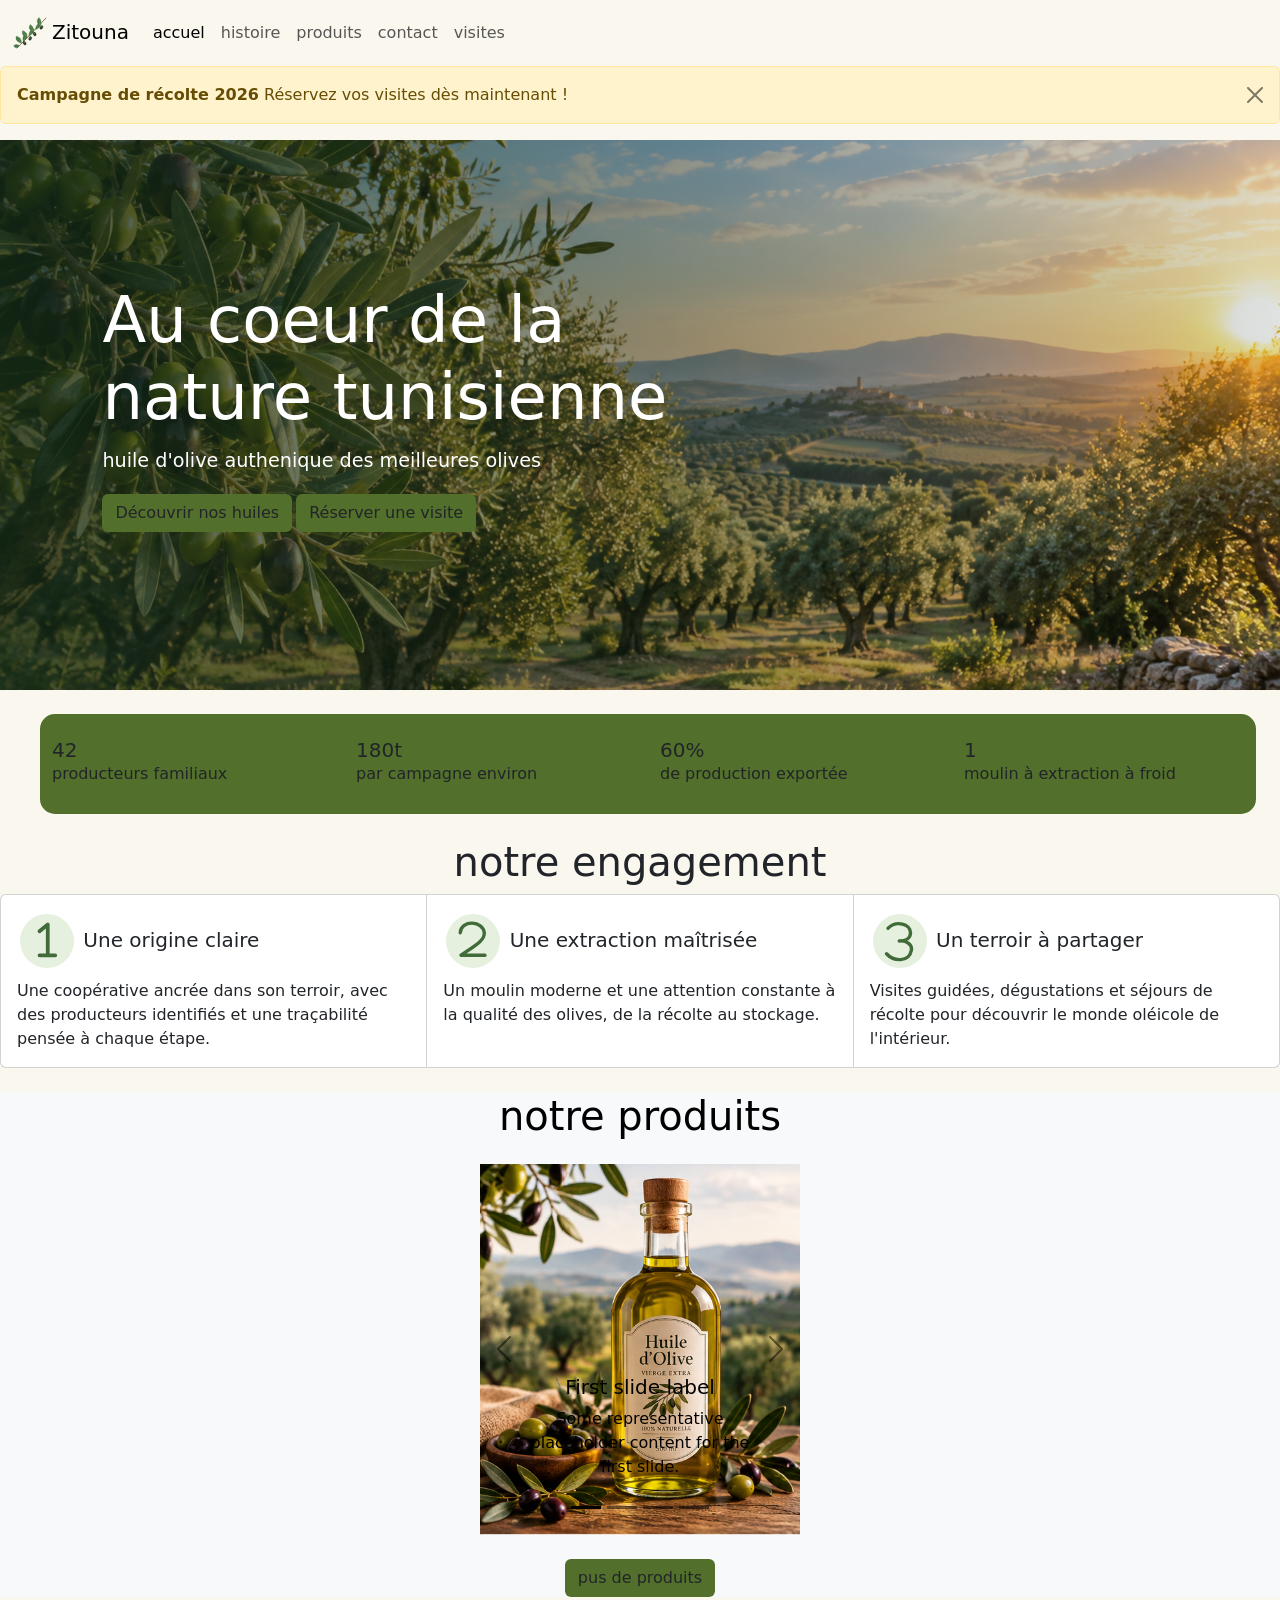
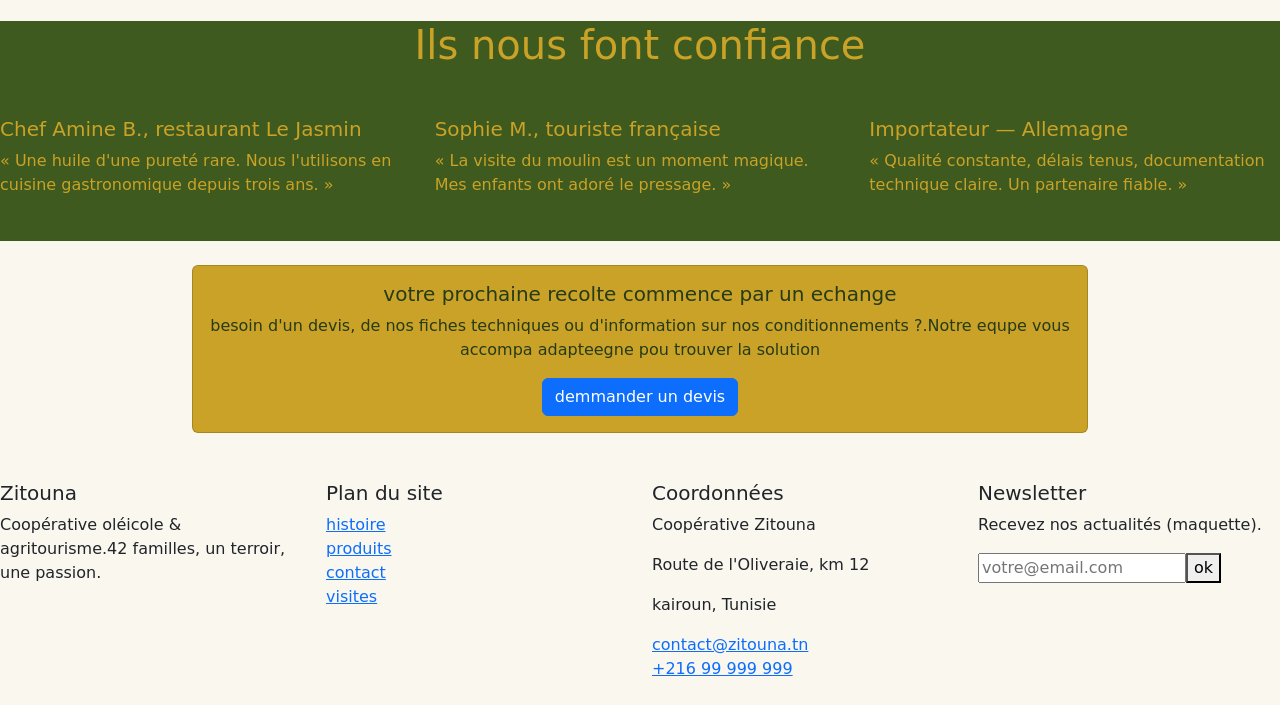
<file: zitouna/index.html>
<!DOCTYPE html>
<html lang="fr">
<head>
    <meta charset="UTF-8">
    <meta name="viewport" content="width=device-width, initial-scale=1.0">
    <title>zitona</title>
     <link href="https://cdn.jsdelivr.net/npm/bootstrap@5.3.8/dist/css/bootstrap.min.css" rel="stylesheet" integrity="sha384-sRIl4kxILFvY47J16cr9ZwB07vP4J8+LH7qKQnuqkuIAvNWLzeN8tE5YBujZqJLB" crossorigin="anonymous">
     <link rel="stylesheet" href="assets/css/style.css">
    </head>
<header>
    <nav class="navbar navbar-expand-lg">
  <div class="container-fluid">
    <a class="navbar-brand" href="#">
        <img src="assets/svg/alive_branch.svg"
     alt="zitona"
     width="40"
     height="40">Zitouna</a>
    <button class="navbar-toggler" type="button" data-bs-toggle="collapse" data-bs-target="#navbarNavAltMarkup" aria-controls="navbarNavAltMarkup" aria-expanded="false" aria-label="Toggle navigation">
      <span class="navbar-toggler-icon">c</span>
    </button>
    <div class="collapse navbar-collapse" id="navbarNavAltMarkup">
      <div class="navbar-nav">
        <a class="nav-link active" aria-current="page" href="index.html">accuel</a>
        <a class="nav-link" href="histoire.html">histoire</a>
        <a class="nav-link" href="produits.html">produits</a>
        <a class="nav-link" href="contact.html">contact</a>
        <a class="nav-link" href="visites.html">visites</a>
      </div>
    </div>
  </div>
</nav>
</header>
<body>
    <!--alert-->
     <div class="alert alert-warning alert-dismissible fade show" role="alert">
        <strong>Campagne de récolte 2026</strong> Réservez vos visites dès maintenant !
       <button type="button" class="btn-close" data-bs-dismiss="alert" aria-label="Close"></button>
    </div>
    <!--section part-->
    <section class="hero">
  <div class="hero-content">
    <h1>Au coeur de la nature tunisienne</h1>
    <p>huile d'olive authenique des meilleures olives</p>
    <p class="d-inline-flex gap-1">
  <a class="btn btz" data-bs-toggle="collapse" href="produits.html" role="button" aria-expanded="false" aria-controls="collapseExample">
    Découvrir nos huiles
  </a>
  <a class="btn btz" data-bs-toggle="collapse" href="visites.html" role="button" aria-expanded="false" aria-controls="collapseExample">
    Réserver une visite
  </a>
</p>
</section>
    
    <!----Bandeau de chiffres clés----->
     <div class="zchcl row g-4 mt-4 mb-4 d-flex">
            <div class="col">
                <div class="card-body">
                    <h5 class="card-title">42</h5>
                    <p class="card-text">producteurs familiaux</p>
                </div>
            </div>
            <div class="col">
                <div class="card-body">
                    <h5 class="card-title">180t</h5>
                    <p class="card-text">par campagne environ</p>
                </div>
            </div>
            <div class="col">
                <div class="card-body">
                    <h5 class="card-title">60%</h5>
                    <p class="card-text">de production exportée</p>
                </div>
            </div>
            <div class="col">
                <div class="card-body">
                    <h5 class="card-title">1</h5>
                    <p class="card-text">moulin à extraction à froid</p>
                </div>
            </div>
     </div>
    <!----Nos engagement----->
    <div>
         <h1 align="center">notre engagement</h1>
    <div class="card-group">
        <div class="card">
            <div class="card-body">
            <h5 class="card-title"><img src="assets/svg/1.svg" width="60" height="60"> Une origine claire</h5>
            <p class="card-text">Une coopérative ancrée dans son terroir, avec des producteurs identifiés et une traçabilité pensée à chaque étape.</p>
            </div>
        </div>
        <div class="card">
            <div class="card-body">
            <h5 class="card-title"><img src="assets/svg/2.svg" width="60" height="60"> Une extraction maîtrisée</h5>
            <p class="card-text">Un moulin moderne et une attention constante à la qualité des olives, de la récolte au stockage.</p>
            </div>
        </div>
        <div class="card">
            <div class="card-body">
            <h5 class="card-title"><img src="assets/svg/3.svg" width="60" height="60"> Un terroir à partager</h5>
            <p class="card-text">Visites guidées, dégustations et séjours de récolte pour découvrir le monde oléicole de l'intérieur.</p>
            </div>
        </div>
    </div>
    </div>
    <!----image-produit----->
    <div class="mt-4 text-bg-light">
        <h1 align="center">notre produits</h1>
        <div class="d-flex justify-content-center mt-4">
        <div id="carouselExampleDark" class="carousel carousel-dark slide h-25 w-25">
        <div class="carousel-indicators">
            <button type="button" data-bs-target="#carouselExampleDark" data-bs-slide-to="0" class="active" aria-current="true" aria-label="Slide 1"></button>
            <button type="button" data-bs-target="#carouselExampleDark" data-bs-slide-to="1" aria-label="Slide 2"></button>
            <button type="button" data-bs-target="#carouselExampleDark" data-bs-slide-to="2" aria-label="Slide 3"></button>
            <button type="button" data-bs-target="#carouselExampleDark" data-bs-slide-to="3" aria-label="Slide 4"></button>
        </div>
        <div class="carousel-inner">
            <div class="carousel-item active" data-bs-interval="10000">
            <img src="assets/img/p1.png" class="d-block w-100" alt="...">
            <div class="carousel-caption d-none d-md-block">
                <h5>First slide label</h5>
                <p>Some representative placeholder content for the first slide.</p>
            </div>
            </div>
            <div class="carousel-item" data-bs-interval="2000">
            <img src="assets/img/p2.png" class="d-block w-100" alt="...">
            <div class="carousel-caption d-none d-md-block">
                <h5>Second slide label</h5>
                <p>Some representative placeholder content for the second slide.</p>
            </div>
            </div>
            <div class="carousel-item">
            <img src="assets/img/p3.png" class="d-block w-100" alt="...">
            <div class="carousel-caption d-none d-md-block">
                <h5>Third slide label</h5>
                <p>Some representative placeholder content for the third slide.</p>
            </div>
            </div>
            <div class="carousel-item">
            <img src="assets/img/p4.png" class="d-block w-100" alt="...">
            <div class="carousel-caption d-none d-md-block">
                <h5>Third slide label</h5>
                <p>Some representative placeholder content for the third slide.</p>
            </div>
            </div>
        </div>
        <button class="carousel-control-prev" type="button" data-bs-target="#carouselExampleDark" data-bs-slide="prev">
            <span class="carousel-control-prev-icon" aria-hidden="true"></span>
            <span class="visually-hidden">Previous</span>
        </button>
        <button class="carousel-control-next" type="button" data-bs-target="#carouselExampleDark" data-bs-slide="next">
            <span class="carousel-control-next-icon" aria-hidden="true"></span>
            <span class="visually-hidden">Next</span>
        </button>
        </div>
    </div>
    <div class="d-flex justify-content-center mt-4">
        <a class="btn btz" data-bs-toggle="collapse" href="produits.html" role="button" aria-expanded="false" aria-controls="collapseExample">
            pus de produits
        </a>
    </div>
    </div>
   <!--Bloc La recolte en images -->
   <div class="bri mt-4">
        <h1 align="center">Ils nous font confiance</h1>
            <div class="row g-4 mt-4 mb-4">
                <div class="col">
                    
                            <h5>Chef Amine B., restaurant Le Jasmin</h5>
                            <p class="card-text">« Une huile d'une pureté rare. Nous l'utilisons en cuisine gastronomique depuis trois ans. »</p>
                </div>
                <div class="col">
                            <h5>Sophie M., touriste française</h5>
                            <p>« La visite du moulin est un moment magique. Mes enfants ont adoré le pressage. »</p>
                </div>
                <div class="col">
                            <h5>Importateur — Allemagne</h5>
                            <p>« Qualité constante, délais tenus, documentation technique claire. Un partenaire fiable. »</p>
                </div>
            </div>
    </div>
    <!--Témoignages-->
    <div class="d-flex justify-content-center mt-4">
            <div class="Témoi card text-center">
                    <div class="card-body">
                        <h5 class="card-title">votre prochaine recolte commence par un echange</h5>
                        <p class="card-text">besoin d'un devis, de nos fiches techniques ou d'information sur nos conditionnements ?.Notre equpe vous accompa adapteegne pou trouver la solution</p>
                        <a href="contact.html" class="btn btn-primary">demmander un devis</a>
                    </div>
            </div>
    </div>
    <script src="https://cdn.jsdelivr.net/npm/bootstrap@5.3.8/dist/js/bootstrap.bundle.min.js" integrity="sha384-FKyoEForCGlyvwx9Hj09JcYn3nv7wiPVlz7YYwJrWVcXK/BmnVDxM+D2scQbITxI" crossorigin="anonymous"></script>
</body>
<footer>
        <div class="">
            <div class="row g-4 mt-4 mb-4">
                <div class="col">
                            <h5>Zitouna</h5>
                            <p>Coopérative oléicole & agritourisme.42 familles, un terroir, une passion.</p>
                </div>
                <div class="col">
                            <h5>Plan du site</h5>
                            <a href="histoire.html">histoire</a><br>
                            <a href="produits.html">produits</a><br>
                            <a href="contact.html">contact</a><br>
                            <a href="visites.html">visites</a><br>
                </div>
                <div class="col">
                            <h5>Coordonnées</h5>
                            <p>Coopérative Zitouna</p>
                            <p>Route de l'Oliveraie, km 12</p>
                            <p>kairoun, Tunisie</p>
                            <a href="mail:contact@zitouna.tn">contact@zitouna.tn</a><br>
                            <a href="tel:+216 99 999 999">+216 99 999 999</a>
                </div>
                <div class="col">
                            <h5>Newsletter</h5>
                            <p>Recevez nos actualités (maquette).</p>
                            <input type="email" placeholder="votre@email.com"><button>ok</button>
                </div>
               
            </div>
    </div>
</footer>
</html>
</file>
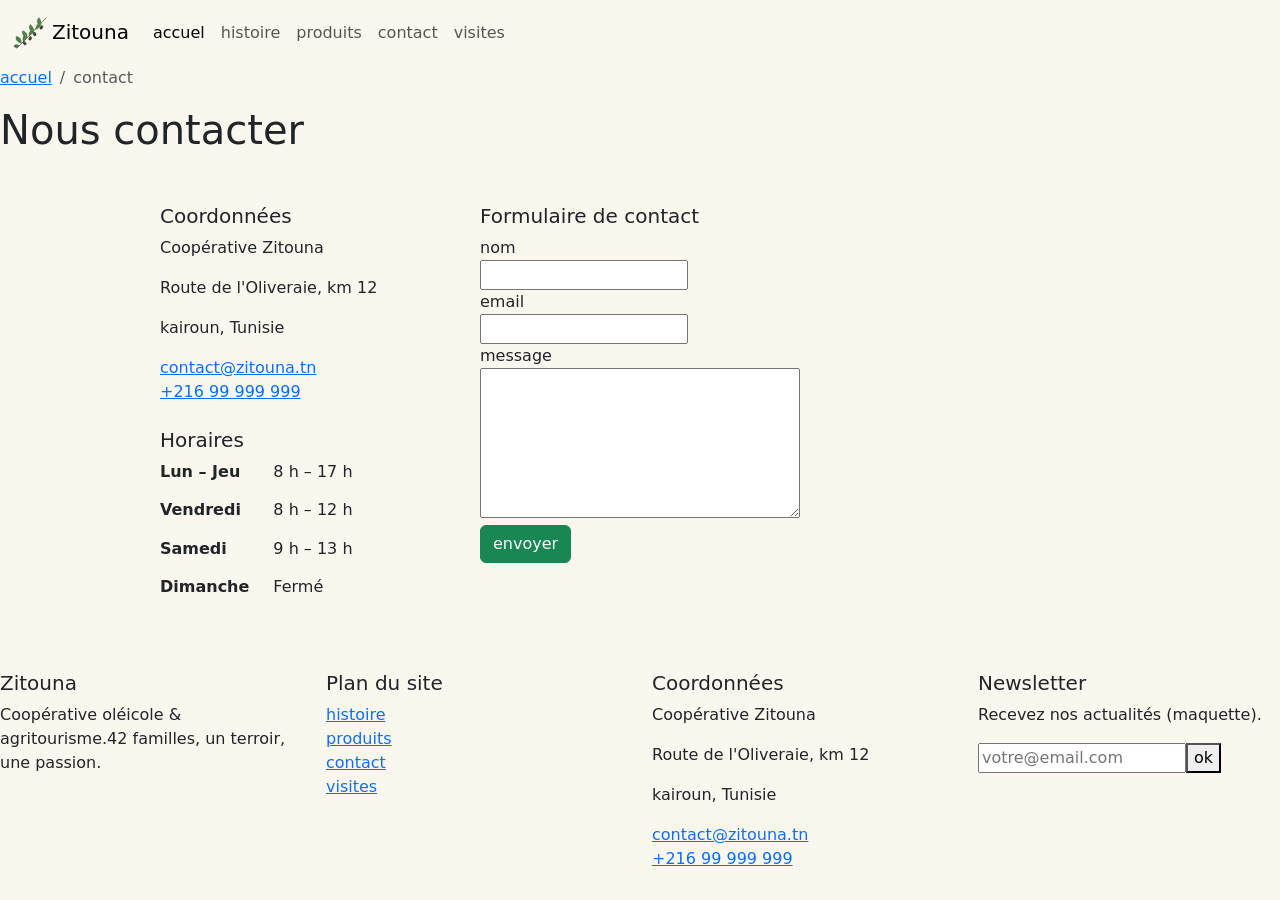
<file: zitouna/contact.html>
<!DOCTYPE html>
<html lang="fr">
<head>
    <meta charset="UTF-8">
    <meta name="viewport" content="width=device-width, initial-scale=1.0">
    <title>contact</title>
 <link href="https://cdn.jsdelivr.net/npm/bootstrap@5.3.8/dist/css/bootstrap.min.css" rel="stylesheet" integrity="sha384-sRIl4kxILFvY47J16cr9ZwB07vP4J8+LH7qKQnuqkuIAvNWLzeN8tE5YBujZqJLB" crossorigin="anonymous">
 <link rel="stylesheet" href="assets/css/style.css">
</head>
<header>
    <nav class="navbar navbar-expand-lg">
  <div class="container-fluid">
    <a class="navbar-brand" href="#">
        <img src="assets/svg/alive_branch.svg"
     alt="zitona"
     width="40"
     height="40">Zitouna</a>
    <button class="navbar-toggler" type="button" data-bs-toggle="collapse" data-bs-target="#navbarNavAltMarkup" aria-controls="navbarNavAltMarkup" aria-expanded="false" aria-label="Toggle navigation">
      <span class="navbar-toggler-icon">c</span>
    </button>
    <div class="collapse navbar-collapse" id="navbarNavAltMarkup">
      <div class="navbar-nav">
        <a class="nav-link active" aria-current="page" href="index.html">accuel</a>
        <a class="nav-link" href="histoire.html">histoire</a>
        <a class="nav-link" href="produits.html">produits</a>
        <a class="nav-link" href="contact.html">contact</a>
        <a class="nav-link" href="visites.html">visites</a>
      </div>
    </div>
  </div>
</nav>
<nav aria-label="breadcrumb">
  <ol class="breadcrumb">
    <li class="breadcrumb-item"><a href="index.html">accuel</a></li>
    <li class="breadcrumb-item active" aria-current="page">contact</li>
  </ol>
</nav>
</header>
<body>
    <form action="" method="post">
       <h1 style="margin-bottom: 50px;">Nous contacter</h1>
       <div class="d-flex  justify-content-center">
             <div class="w-25 ml-4">
                       
                            <h5>Coordonnées</h5>
                            <p>Coopérative Zitouna</p>
                            <p>Route de l'Oliveraie, km 12</p>
                            <p>kairoun, Tunisie</p>
                            <a href="mail:contact@zitouna.tn">contact@zitouna.tn</a><br>
                            <a href="tel:+216 99 999 999">+216 99 999 999</a>
                            <h2 class="h5 mt-4">Horaires</h2>
                            <dl class="hours-grid">
                              <dt>Lun – Jeu</dt><dd>8 h – 17 h</dd>
                              <dt>Vendredi</dt><dd>8 h – 12 h</dd>
                              <dt>Samedi</dt><dd>9 h – 13 h</dd>
                              <dt>Dimanche</dt><dd>Fermé</dd>
                            </dl>
              </div>
             <div class="w-50 ml-4">
                
                 <h5>Formulaire de contact</h5>
        
                        <label>nom</label><br>
                        <input type="text" name="" id=""><br>
                  
                        <label>email</label><br>
                        <input type="email" name="" id=""><br>
                     
                
                      
                      <label>message</label><br>
                      <textarea name="" id="" rows="6" class="w-50"></textarea><br>
                      <button type="button" class="btn btn-success">envoyer</button>
                    
                 
             </div>
                 </div>
          
    </form>
 <script src="https://cdn.jsdelivr.net/npm/bootstrap@5.3.8/dist/js/bootstrap.bundle.min.js" integrity="sha384-FKyoEForCGlyvwx9Hj09JcYn3nv7wiPVlz7YYwJrWVcXK/BmnVDxM+D2scQbITxI" crossorigin="anonymous"></script>
</body>
<footer>
        <div class="">
            <div class="row g-4 mt-4 mb-4">
                <div class="col">
                            <h5>Zitouna</h5>
                            <p>Coopérative oléicole & agritourisme.42 familles, un terroir, une passion.</p>
                </div>
                <div class="col">
                            <h5>Plan du site</h5>
                            <a href="histoire.html">histoire</a><br>
                            <a href="produits.html">produits</a><br>
                            <a href="contact.html">contact</a><br>
                            <a href="visites.html">visites</a><br>
                </div>
                <div class="col">
                            <h5>Coordonnées</h5>
                            <p>Coopérative Zitouna</p>
                            <p>Route de l'Oliveraie, km 12</p>
                            <p>kairoun, Tunisie</p>
                            <a href="mail:contact@zitouna.tn">contact@zitouna.tn</a><br>
                            <a href="tel:+216 99 999 999">+216 99 999 999</a>
                </div>
                <div class="col">
                            <h5>Newsletter</h5>
                            <p>Recevez nos actualités (maquette).</p>
                            <input type="email" placeholder="votre@email.com"><button>ok</button>
                </div>
               
            </div>
    </div>
</footer>
</html>
</file>
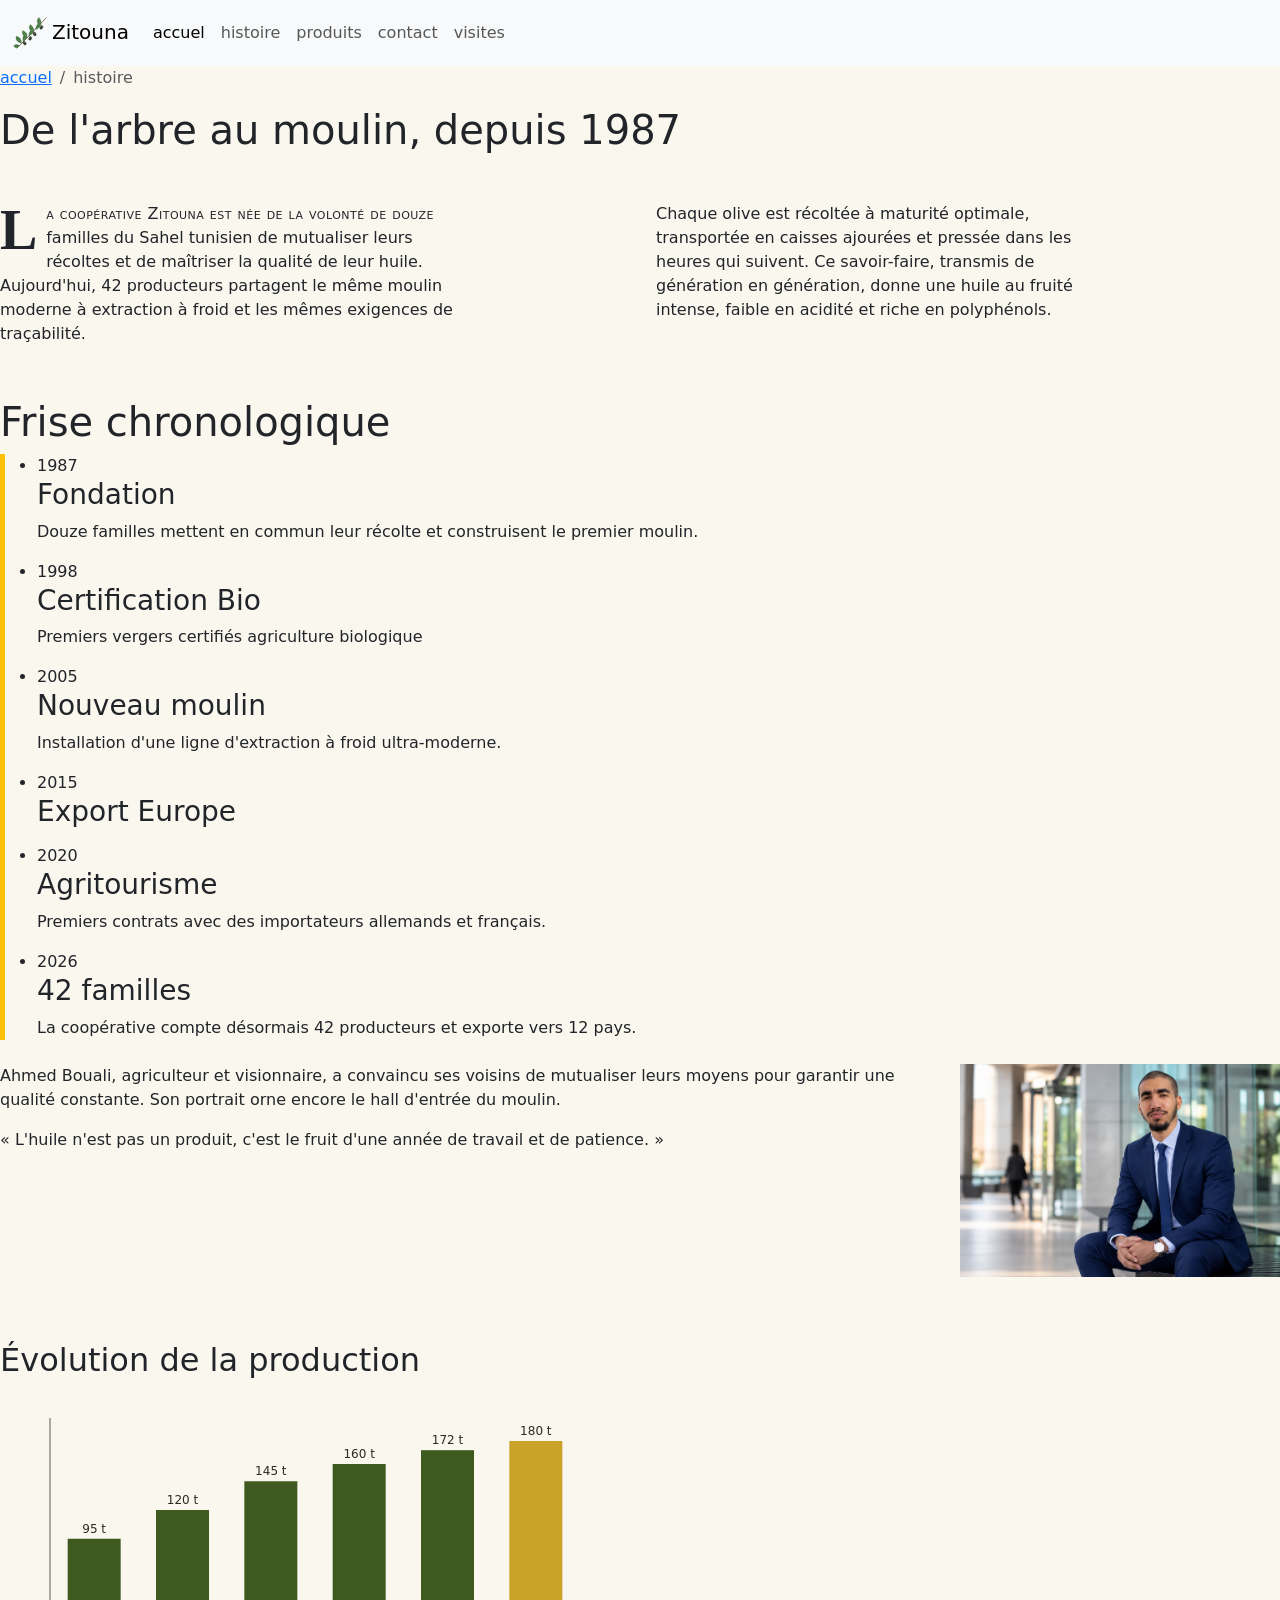
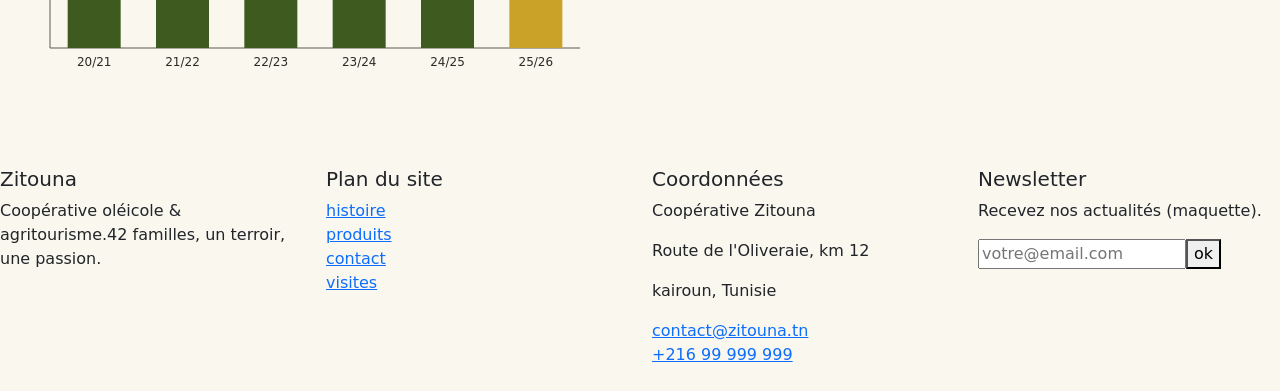
<file: zitouna/histoire.html>
<!DOCTYPE html>
<html lang="fr">
<head>
    <meta charset="UTF-8">
    <meta name="viewport" content="width=device-width, initial-scale=1.0">
    <title>histoire</title>
 <link href="https://cdn.jsdelivr.net/npm/bootstrap@5.3.8/dist/css/bootstrap.min.css" rel="stylesheet" integrity="sha384-sRIl4kxILFvY47J16cr9ZwB07vP4J8+LH7qKQnuqkuIAvNWLzeN8tE5YBujZqJLB" crossorigin="anonymous">
 <link rel="stylesheet" href="assets/css/style.css">
</head>
<header>
    <nav class="navbar navbar-expand-lg bg-body-tertiary">
  <div class="container-fluid">
    <a class="navbar-brand" href="#">
        <img src="assets/svg/alive_branch.svg"
     alt="zitona"
     width="40"
     height="40">Zitouna</a>
    <button class="navbar-toggler" type="button" data-bs-toggle="collapse" data-bs-target="#navbarNavAltMarkup" aria-controls="navbarNavAltMarkup" aria-expanded="false" aria-label="Toggle navigation">
      <span class="navbar-toggler-icon">c</span>
    </button>
    <div class="collapse navbar-collapse" id="navbarNavAltMarkup">
      <div class="navbar-nav">
        <a class="nav-link active" aria-current="page" href="index.html">accuel</a>
        <a class="nav-link" href="histoire.html">histoire</a>
        <a class="nav-link" href="produits.html">produits</a>
        <a class="nav-link" href="contact.html">contact</a>
        <a class="nav-link" href="visites.html">visites</a>
      </div>
    </div>
  </div>
</nav>
<nav aria-label="breadcrumb">
  <ol class="breadcrumb">
    <li class="breadcrumb-item"><a href="index.html">accuel</a></li>
    <li class="breadcrumb-item active" aria-current="page">histoire</li>
  </ol>
</nav>
</header>
<body>
  <!--Introduction-->
    
     <h1>De l'arbre au moulin, depuis 1987</h1>
     <section class="my-5 intro-cols " aria-labelledby="intro-title">
      <div class=" w-75">
      <h2 id="intro-title" class="visually-hidden">Introduction</h2>
      <p>La coopérative Zitouna est née de la volonté de douze familles du Sahel tunisien de mutualiser leurs récoltes et de maîtriser la qualité de leur huile. Aujourd'hui, 42 producteurs partagent le même moulin moderne à extraction à froid et les mêmes exigences de traçabilité.</p>
      <p>Chaque olive est récoltée à maturité optimale, transportée en caisses ajourées et pressée dans les heures qui suivent. Ce savoir-faire, transmis de génération en génération, donne une huile au fruité intense, faible en acidité et riche en polyphénols.</p>
       </div>  
    </section>
   
    <!--Frise chronologique-->
     <div class="mt-4 mb-4">
          <h1>Frise chronologique</h1>
          <div class="mr-4 border border-warning border-5 border-bottom-0 border-end-0 border-top-0">
           <ul>
             <li>
                <time>1987</time>
                <h3>Fondation</h3>
                <p>Douze familles mettent en commun leur récolte et construisent le premier moulin.</p>
             </li>
             <li>
                <time>1998</time>
                <h3>Certification Bio</h3>
                <p>Premiers vergers certifiés agriculture biologique</p>
             </li>
             <li>
                <time>2005</time>
                <h3>Nouveau moulin</h3>
                <p>Installation d'une ligne d'extraction à froid ultra-moderne.</p>
             </li>
             <li>
                <time>2015</time>
                <h3>Export Europe</h3>
                <p></p>
             </li>
             <li>
                <time>2020</time>
                <h3>Agritourisme</h3>
                <p>Premiers contrats avec des importateurs allemands et français.</p>
             </li>
             <li>
                <time>2026</time>
                <h3>42 familles</h3>
                <p>La coopérative compte désormais 42 producteurs et exporte vers 12 pays.</p>
             </li>
         </ul>
         </div>
     </div>
    <!--Image flottante-->
    <div class="clearfix">
  <img src="assets/img/ceo.png" class="col-md-6 float-md-end mb-3 ms-md-3 w-25" alt="...">
 <p>
    Ahmed Bouali, agriculteur et visionnaire, a convaincu ses voisins de mutualiser leurs moyens pour garantir une qualité constante. Son portrait orne encore le hall d'entrée du moulin.
  </p>

  <p>
    « L'huile n'est pas un produit, c'est le fruit d'une année de travail et de patience. »
  </p>
</div>
<!--Graphique de production-->
      <section class="my-5" aria-labelledby="chart-title">
      <h2 id="chart-title">Évolution de la production</h2>
      <canvas id="production-chart" width="600" height="300" aria-label="Histogramme de production d'huile d'olive sur 6 campagnes"></canvas>
      <table class="visually-hidden">
        <caption>Production annuelle en tonnes</caption>
        <thead><tr><th>Campagne</th><th>Tonnes</th></tr></thead>
        <tbody>
          <tr><td>2020/21</td><td>95</td></tr>
          <tr><td>2021/22</td><td>120</td></tr>
          <tr><td>2022/23</td><td>145</td></tr>
          <tr><td>2023/24</td><td>160</td></tr>
          <tr><td>2024/25</td><td>172</td></tr>
          <tr><td>2025/26</td><td>180</td></tr>
        </tbody>
      </table>
    </section>
  </main>
 <script src="https://cdn.jsdelivr.net/npm/bootstrap@5.3.8/dist/js/bootstrap.bundle.min.js" integrity="sha384-FKyoEForCGlyvwx9Hj09JcYn3nv7wiPVlz7YYwJrWVcXK/BmnVDxM+D2scQbITxI" crossorigin="anonymous"></script>
 <script src="assets/js/canvas-chart.js"></script>
</body>
<footer>
        <div>
            <div class="row g-4 mt-4 mb-4">
                <div class="col">
                            <h5>Zitouna</h5>
                            <p>Coopérative oléicole & agritourisme.42 familles, un terroir, une passion.</p>
                </div>
                <div class="col">
                            <h5>Plan du site</h5>
                            <a href="histoire.html">histoire</a><br>
                            <a href="produits.html">produits</a><br>
                            <a href="contact.html">contact</a><br>
                            <a href="visites.html">visites</a><br>
                </div>
                <div class="col">
                            <h5>Coordonnées</h5>
                            <p>Coopérative Zitouna</p>
                            <p>Route de l'Oliveraie, km 12</p>
                            <p>kairoun, Tunisie</p>
                            <a href="mail:contact@zitouna.tn">contact@zitouna.tn</a><br>
                            <a href="tel:+216 99 999 999">+216 99 999 999</a>
                </div>
                <div class="col">
                            <h5>Newsletter</h5>
                            <p>Recevez nos actualités (maquette).</p>
                            <input type="email" placeholder="votre@email.com"><button>ok</button>
                </div>
               
            </div>
    </div>
</footer>
</html>
</file>
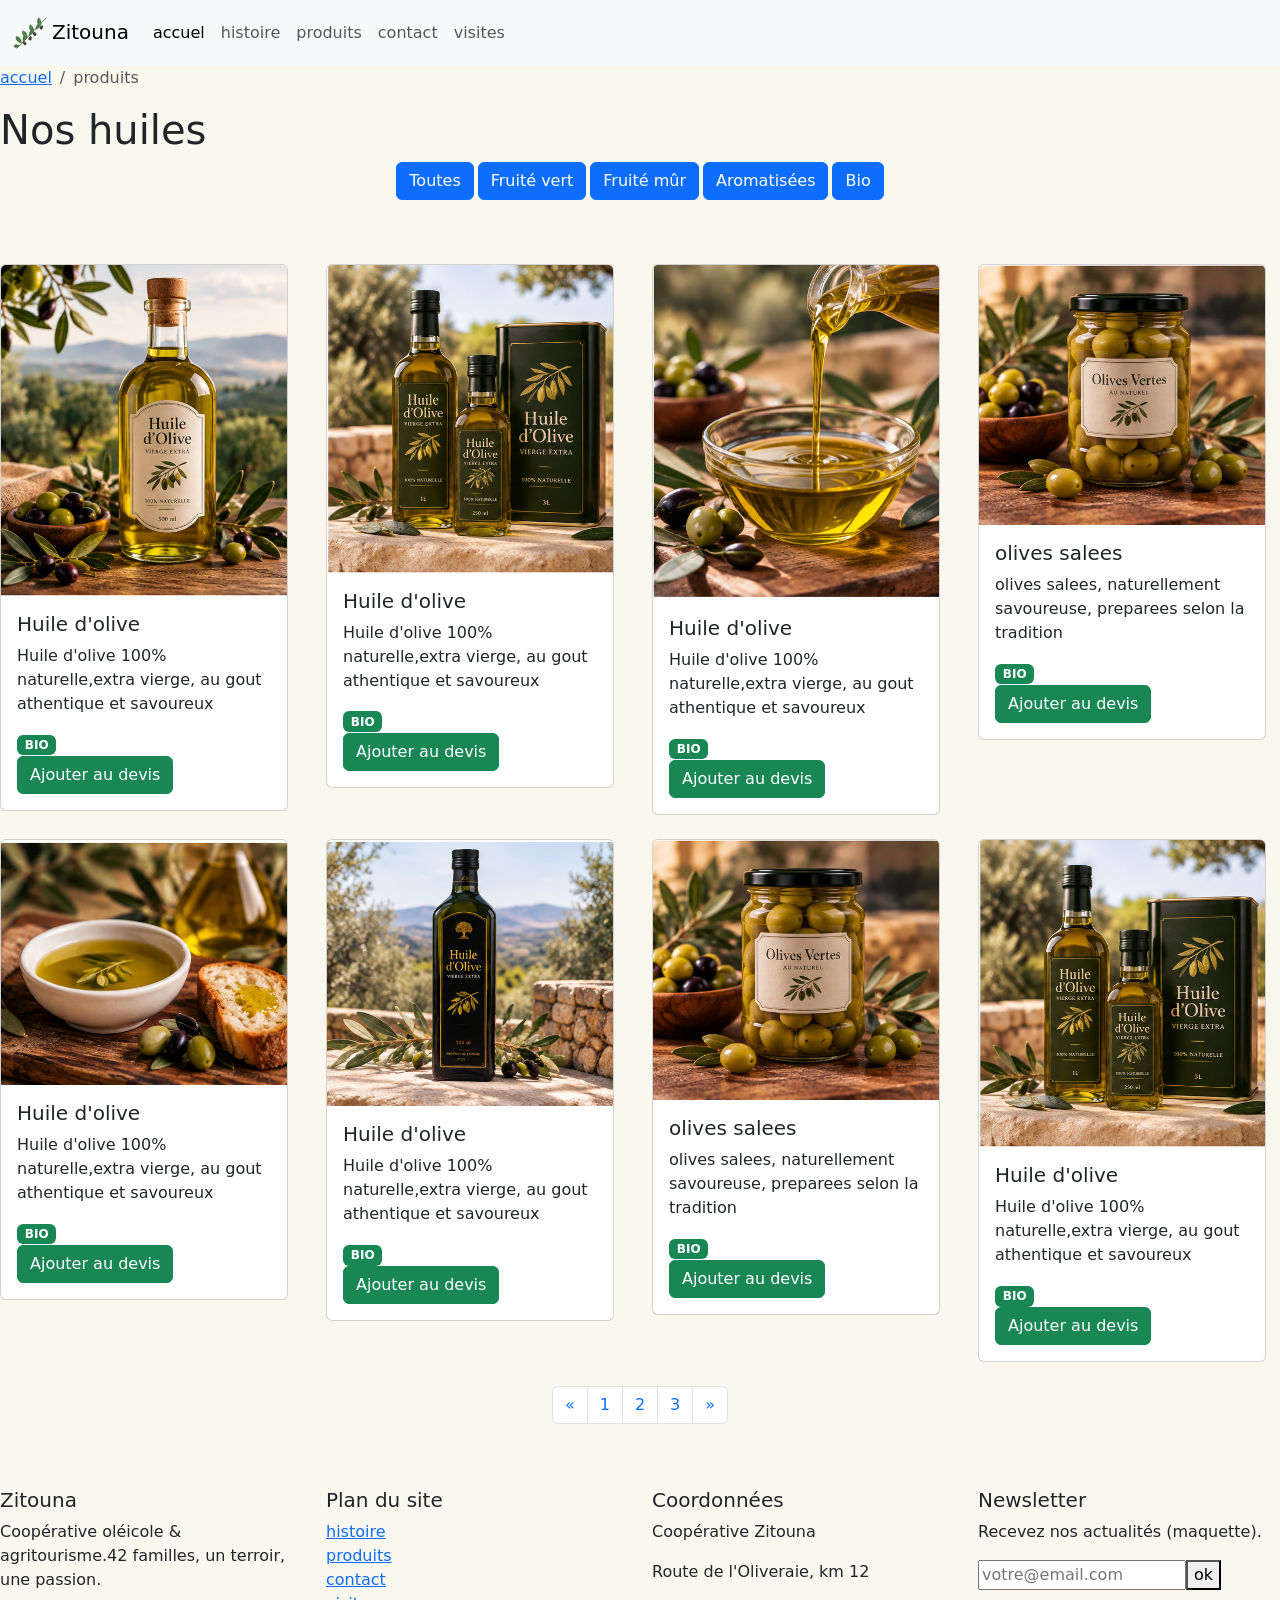
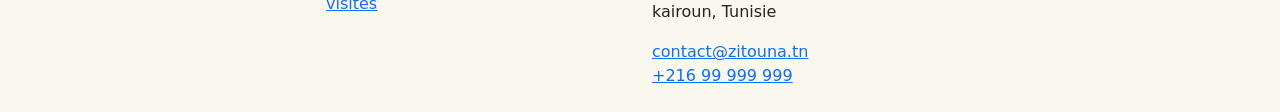
<file: zitouna/produits.html>
<!DOCTYPE html>
<html lang="fr">
<head>
    <meta charset="UTF-8">
    <meta name="viewport" content="width=device-width, initial-scale=1.0">
    <title>produits</title>
 <link href="https://cdn.jsdelivr.net/npm/bootstrap@5.3.8/dist/css/bootstrap.min.css" rel="stylesheet" integrity="sha384-sRIl4kxILFvY47J16cr9ZwB07vP4J8+LH7qKQnuqkuIAvNWLzeN8tE5YBujZqJLB" crossorigin="anonymous">
 <link rel="stylesheet" href="assets/css/style.css">
</head>
<header>
    <nav class="navbar navbar-expand-lg bg-body-tertiary">
  <div class="container-fluid">
    <a class="navbar-brand" href="#">
        <img src="assets/svg/alive_branch.svg"
     alt="zitona"
     width="40"
     height="40">Zitouna</a>
    <button class="navbar-toggler" type="button" data-bs-toggle="collapse" data-bs-target="#navbarNavAltMarkup" aria-controls="navbarNavAltMarkup" aria-expanded="false" aria-label="Toggle navigation">
      <span class="navbar-toggler-icon">c</span>
    </button>
    <div class="collapse navbar-collapse" id="navbarNavAltMarkup">
      <div class="navbar-nav">
        <a class="nav-link active" aria-current="page" href="index.html">accuel</a>
        <a class="nav-link" href="histoire.html">histoire</a>
        <a class="nav-link" href="produits.html">produits</a>
        <a class="nav-link" href="contact.html">contact</a>
        <a class="nav-link" href="visites.html">visites</a>
      </div>
    </div>
  </div>
</nav>
<nav aria-label="breadcrumb">
  <ol class="breadcrumb">
    <li class="breadcrumb-item"><a href="index.html">accuel</a></li>
    <li class="breadcrumb-item active" aria-current="page">produits</li>
  </ol>
</nav>
</header>
<body>
   <h1>Nos huiles</h1> 
   <!--Filtres-->
   <div class="d-flex justify-content-center">
      <p class="d-inline-flex gap-1">
          <button class="btn btn-primary" type="button" data-bs-toggle="collapse" data-bs-target="#collapseExample" aria-expanded="false" aria-controls="collapseExample">
            Toutes
          </button>
          <button class="btn btn-primary" type="button" data-bs-toggle="collapse" data-bs-target="#collapseExample" aria-expanded="false" aria-controls="collapseExample">
            Fruité vert
          </button>
          <button class="btn btn-primary" type="button" data-bs-toggle="collapse" data-bs-target="#collapseExample" aria-expanded="false" aria-controls="collapseExample">
            Fruité mûr
          </button>
          <button class="btn btn-primary" type="button" data-bs-toggle="collapse" data-bs-target="#collapseExample" aria-expanded="false" aria-controls="collapseExample">
            Aromatisées
          </button>
          <button class="btn btn-primary" type="button" data-bs-toggle="collapse" data-bs-target="#collapseExample" aria-expanded="false" aria-controls="collapseExample">
            Bio 
          </button>
      </p>
   </div>
   
<!--Galerie-->
<div class="row g-4 mt-4 mb-4">
        <div class="col">
               <div class="card" style="width: 18rem;">
                    <img src="assets/img/p1.png" class="card-img-top" alt="...">
                    <div class="card-body">
                      <h5 class="card-title">Huile d'olive</h5>
                      <p class="card-text">Huile d'olive 100% naturelle,extra vierge, au gout athentique et savoureux</p>
                      <span class="badge text-bg-success">BIO</span><br>
                      <button type="button" class="btn btn-success">Ajouter au devis</button>
                    </div>
            
               </div>
       
        </div>
        <div class="col">
               <div class="card" style="width: 18rem;">
                    <img src="assets/img/p2.png" class="card-img-top" alt="...">
                    <div class="card-body">
                      <h5 class="card-title">Huile d'olive</h5>
                      <p class="card-text">Huile d'olive 100% naturelle,extra vierge, au gout athentique et savoureux</p>
                      <span class="badge text-bg-success">BIO</span><br>
                      <button type="button" class="btn btn-success">Ajouter au devis</button>
                    </div>
            
               </div>
       
        </div>
        <div class="col">
               <div class="card" style="width: 18rem;">
                    <img src="assets/img/p3.png" class="card-img-top" alt="...">
                    <div class="card-body">
                      <h5 class="card-title">Huile d'olive</h5>
                      <p class="card-text">Huile d'olive 100% naturelle,extra vierge, au gout athentique et savoureux</p>
                      <span class="badge text-bg-success">BIO</span><br>
                      <button type="button" class="btn btn-success">Ajouter au devis</button>
                    </div>
            
               </div>
       
        </div>
        <div class="col">
               <div class="card" style="width: 18rem;">
                    <img src="assets/img/p4.png" class="card-img-top" alt="...">
                    <div class="card-body">
                      <h5 class="card-title">olives salees</h5>
                      <p class="card-text">olives salees, naturellement savoureuse, preparees selon la tradition</p>
                      <span class="badge text-bg-success">BIO</span><br>
                      <button type="button" class="btn btn-success">Ajouter au devis</button>
                    </div>
            
               </div>
       
        </div>
        <div class="col">
               <div class="card" style="width: 18rem;">
                    <img src="assets/img/p5.png" class="card-img-top" alt="...">
                    <div class="card-body">
                      <h5 class="card-title">Huile d'olive</h5>
                      <p class="card-text">Huile d'olive 100% naturelle,extra vierge, au gout athentique et savoureux</p>
                      <span class="badge text-bg-success">BIO</span><br>
                      <button type="button" class="btn btn-success">Ajouter au devis</button>
                    </div>
            
               </div>
       
        </div>
        <div class="col">
               <div class="card" style="width: 18rem;">
                    <img src="assets/img/p6.png" class="card-img-top" alt="...">
                    <div class="card-body">
                      <h5 class="card-title">Huile d'olive</h5>
                      <p class="card-text">Huile d'olive 100% naturelle,extra vierge, au gout athentique et savoureux</p>
                      <span class="badge text-bg-success">BIO</span><br>
                      <button type="button" class="btn btn-success">Ajouter au devis</button>
                    </div>
            
               </div>
       
        </div>
        <div class="col">
               <div class="card" style="width: 18rem;">
                    <img src="assets/img/p4.png" class="card-img-top" alt="...">
                    <div class="card-body">
                      <h5 class="card-title">olives salees</h5>
                      <p class="card-text">olives salees, naturellement savoureuse, preparees selon la tradition</p>
                      <span class="badge text-bg-success">BIO</span><br>
                      <button type="button" class="btn btn-success">Ajouter au devis</button>
                    </div>
            
               </div>
       
        </div>
        <div class="col">
               <div class="card" style="width: 18rem;">
                    <img src="assets/img/p2.png" class="card-img-top" alt="...">
                    <div class="card-body">
                      <h5 class="card-title">Huile d'olive</h5>
                      <p class="card-text">Huile d'olive 100% naturelle,extra vierge, au gout athentique et savoureux</p>
                      <span class="badge text-bg-success">BIO</span><br>
                      <button type="button" class="btn btn-success">Ajouter au devis</button>
                    </div>
            
               </div>
       
        </div>
        
</div>
<div class="d-flex justify-content-center">
      <nav aria-label="Page navigation example">
        <ul class="pagination">
          <li class="page-item">
            <a class="page-link" href="#" aria-label="Previous">
              <span aria-hidden="true">&laquo;</span>
            </a>
          </li>
          <li class="page-item"><a class="page-link" href="#">1</a></li>
          <li class="page-item"><a class="page-link" href="#">2</a></li>
          <li class="page-item"><a class="page-link" href="#">3</a></li>
          <li class="page-item">
            <a class="page-link" href="#" aria-label="Next">
              <span aria-hidden="true">&raquo;</span>
            </a>
          </li>
        </ul>
      </nav>
</div>
<script src="https://cdn.jsdelivr.net/npm/bootstrap@5.3.8/dist/js/bootstrap.bundle.min.js" integrity="sha384-FKyoEForCGlyvwx9Hj09JcYn3nv7wiPVlz7YYwJrWVcXK/BmnVDxM+D2scQbITxI" crossorigin="anonymous"></script>
</body>
<footer>
        <div>
            <div class="row g-4 mt-4 mb-4">
                <div class="col">
                            <h5>Zitouna</h5>
                            <p>Coopérative oléicole & agritourisme.42 familles, un terroir, une passion.</p>
                </div>
                <div class="col">
                            <h5>Plan du site</h5>
                            <a href="histoire.html">histoire</a><br>
                            <a href="produits.html">produits</a><br>
                            <a href="contact.html">contact</a><br>
                            <a href="visites.html">visites</a><br>
                </div>
                <div class="col">
                            <h5>Coordonnées</h5>
                            <p>Coopérative Zitouna</p>
                            <p>Route de l'Oliveraie, km 12</p>
                            <p>kairoun, Tunisie</p>
                            <a href="mail:contact@zitouna.tn">contact@zitouna.tn</a><br>
                            <a href="tel:+216 99 999 999">+216 99 999 999</a>
                </div>
                <div class="col">
                            <h5>Newsletter</h5>
                            <p>Recevez nos actualités (maquette).</p>
                            <input type="email" placeholder="votre@email.com"><button>ok</button>
                </div>
               
            </div>
    </div>
</footer>
</html>
</file>
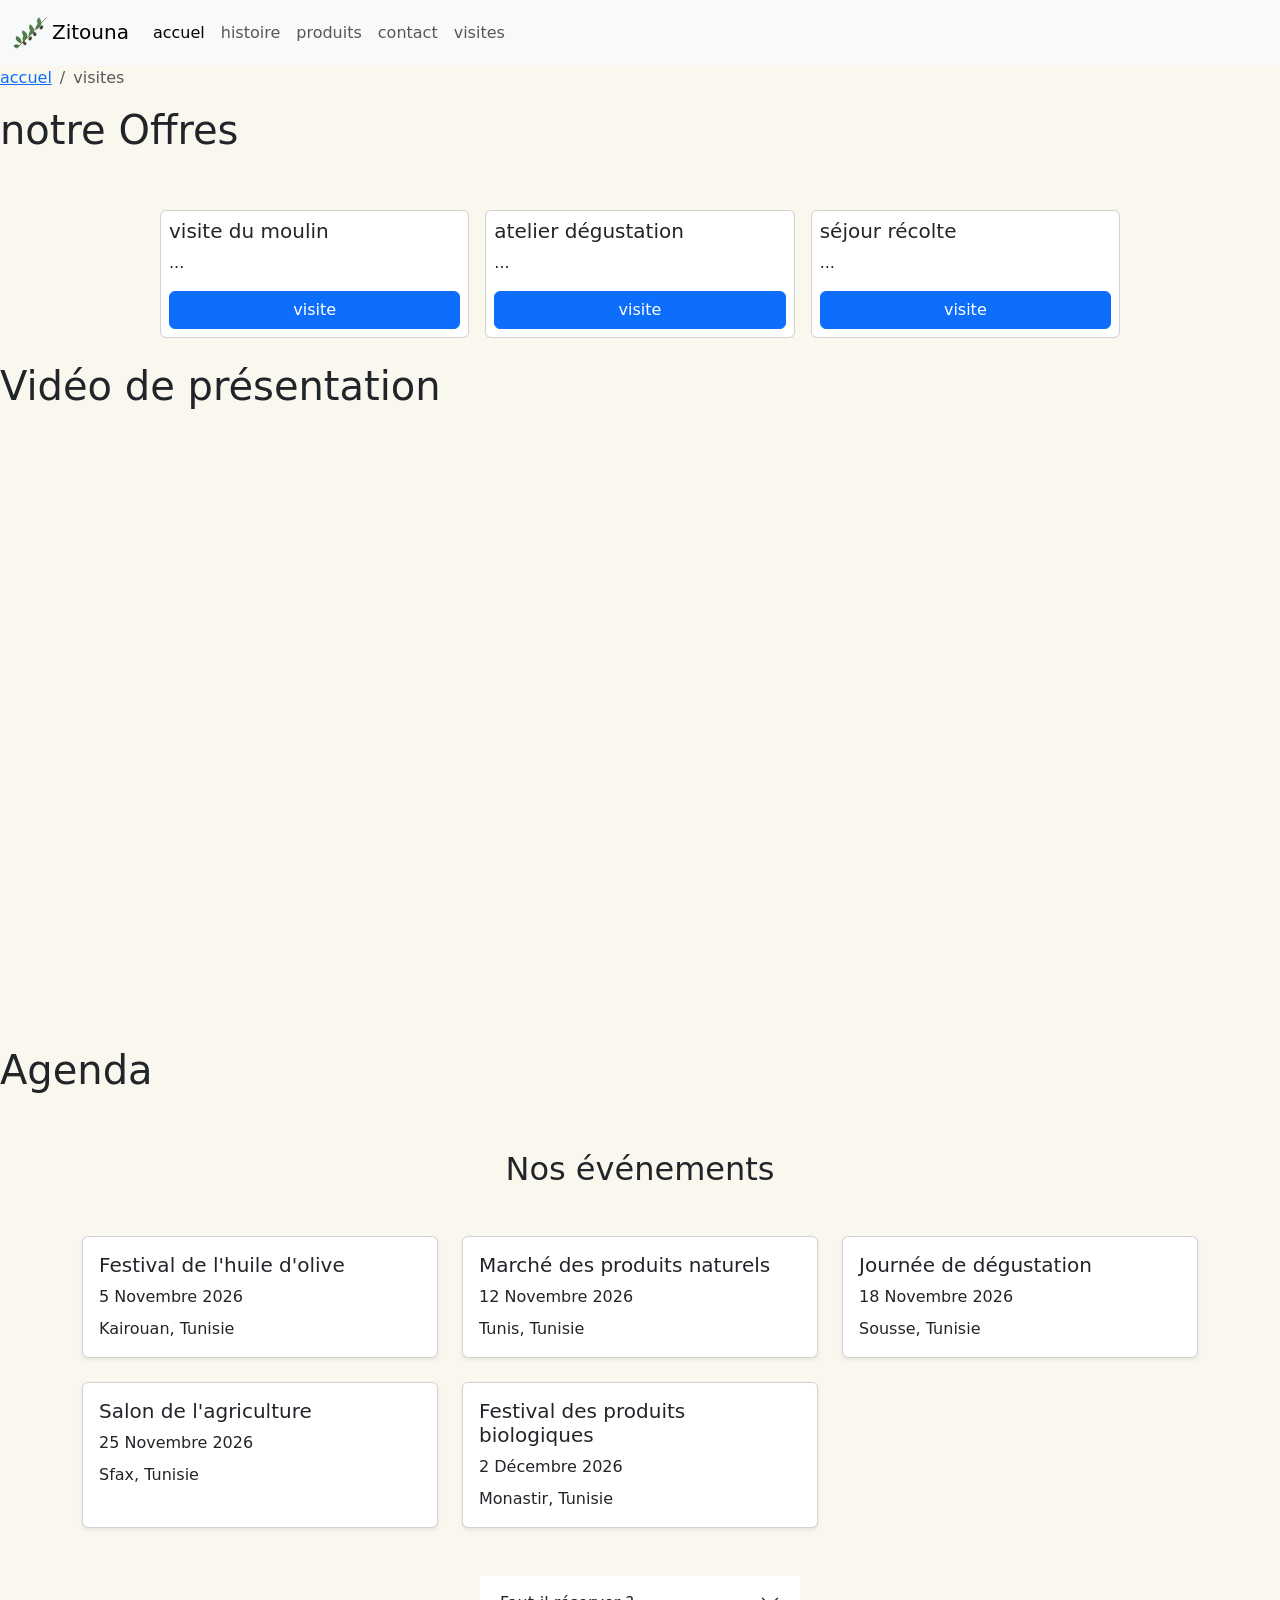
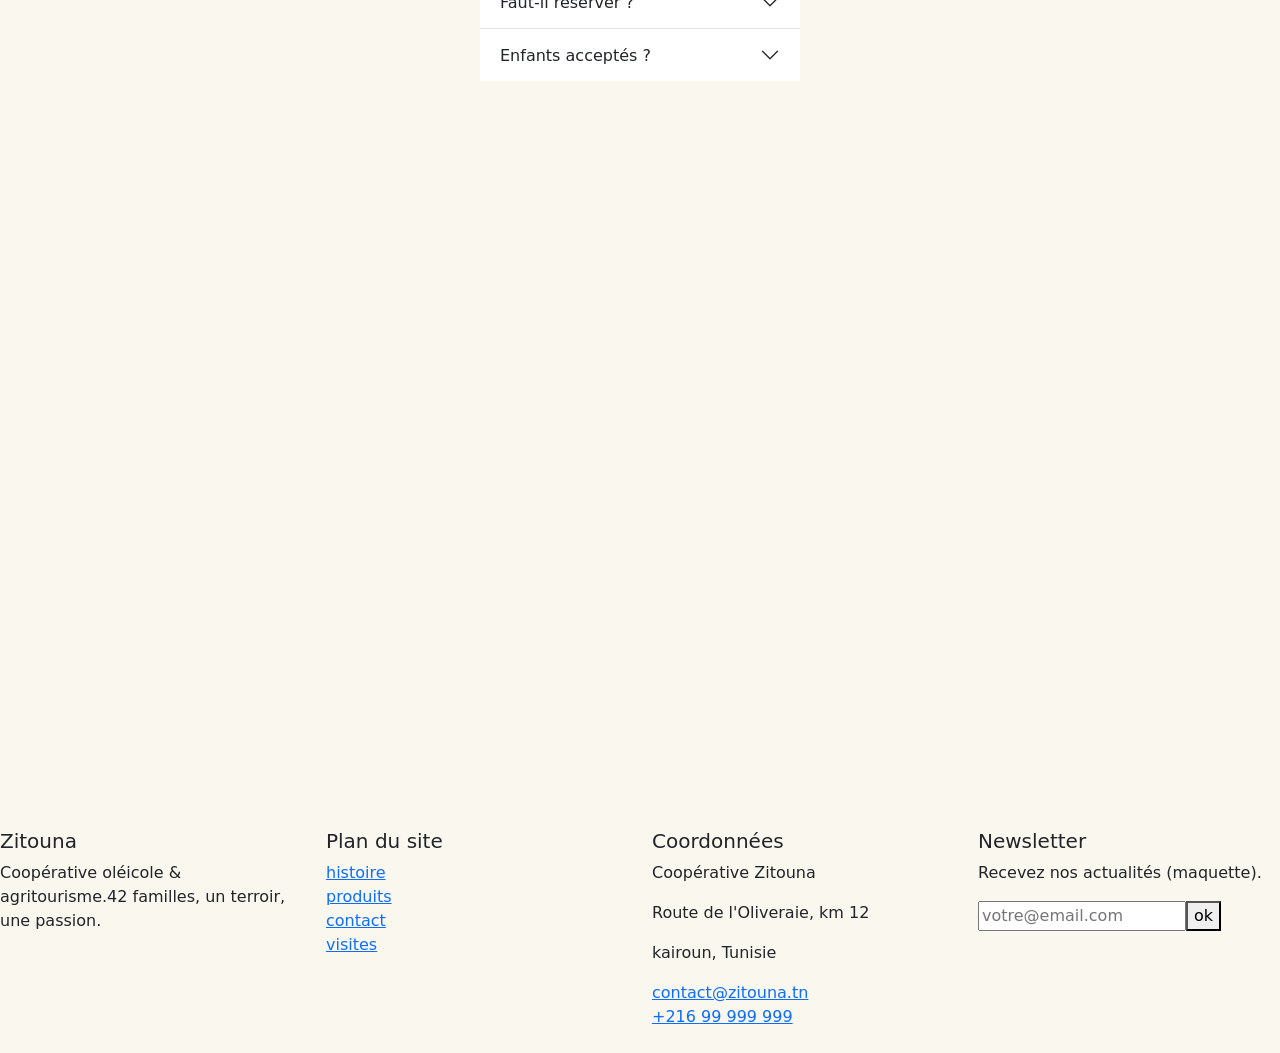
<file: zitouna/visites.html>
<!DOCTYPE html>
<html lang="fr">
<head>
    <meta charset="UTF-8">
    <meta name="viewport" content="width=device-width, initial-scale=1.0">
    <title>visites</title>
 <link href="https://cdn.jsdelivr.net/npm/bootstrap@5.3.8/dist/css/bootstrap.min.css" rel="stylesheet" integrity="sha384-sRIl4kxILFvY47J16cr9ZwB07vP4J8+LH7qKQnuqkuIAvNWLzeN8tE5YBujZqJLB" crossorigin="anonymous">
 <link rel="stylesheet" href="assets/css/style.css">
</head>
<header>
    <nav class="navbar navbar-expand-lg bg-body-tertiary">
  <div class="container-fluid">
    <a class="navbar-brand" href="#">
        <img src="assets/svg/alive_branch.svg"
     alt="zitona"
     width="40"
     height="40">Zitouna</a>
    <button class="navbar-toggler" type="button" data-bs-toggle="collapse" data-bs-target="#navbarNavAltMarkup" aria-controls="navbarNavAltMarkup" aria-expanded="false" aria-label="Toggle navigation">
      <span class="navbar-toggler-icon">c</span>
    </button>
    <div class="collapse navbar-collapse" id="navbarNavAltMarkup">
      <div class="navbar-nav">
        <a class="nav-link active" aria-current="page" href="index.html">accuel</a>
        <a class="nav-link" href="histoire.html">histoire</a>
        <a class="nav-link" href="produits.html">produits</a>
        <a class="nav-link" href="contact.html">contact</a>
        <a class="nav-link" href="visites.html">visites</a>
      </div>
    </div>
  </div>
</nav>
<nav aria-label="breadcrumb">
  <ol class="breadcrumb">
    <li class="breadcrumb-item"><a href="index.html">accuel</a></li>
    <li class="breadcrumb-item active" aria-current="page">visites</li>
  </ol>
</nav>
</header>
<body>
    <!--Offres-->
       <h1>notre Offres</h1>
       <div class="d-flex justify-content-center">
           <div class="row g-4 mt-4 mb-4 w-75 hstack gap-3">
            
                <div class="col card p-2">
                            <h5>visite du moulin</h5>
                            <p class="card-text">...</p>
                            <a href="#" class="btn btn-primary">visite</a>
                </div>
                <div class="col card p-2">
                            <h5>atelier dégustation</h5>
                            <p class="card-text">...</p>
                            <a href="#" class="btn btn-primary">visite</a>
                </div>
                <div class="col card p-2">
                            <h5>séjour récolte</h5>
                            <p class="card-text">...</p>
                            <a href="#" class="btn btn-primary">visite</a>
                </div>
              </div>
        </div>
       
    <!--Vidéo de présentation-->
     <h1>Vidéo de présentation</h1>
     <section class="container">
          <div class="ratio ratio-16x9 ">
             <iframe src="https://youtu.be/hftpdSG_fe4" title="YouTube video" allowfullscreen="" loading="lazy"></iframe>
          </div>
      </section>
    <!--Ambiance sonore -->


    <!--Agenda -->
 <h1>Agenda</h1>

 <section class="container py-5">

    <h2 class="text-center mb-5">Nos événements</h2>

    <div class="row row-cols-1 row-cols-md-2 row-cols-lg-3 g-4">

        <!-- Event 1 -->
        <div class="col">
            <article class="h-event card h-100 shadow-sm">
                <div class="card-body">
                    <h3 class="p-name card-title fs-5">
                        Festival de l'huile d'olive
                    </h3>

                    <p class="mb-2">
                        <time class="dt-start"
                              datetime="2026-11-05">
                            5 Novembre 2026
                        </time>
                    </p>

                    <p class="p-location mb-0">
                        Kairouan, Tunisie
                    </p>
                </div>
            </article>
        </div>

        <!-- Event 2 -->
        <div class="col">
            <article class="h-event card h-100 shadow-sm">
                <div class="card-body">
                    <h3 class="p-name card-title fs-5">
                        Marché des produits naturels
                    </h3>

                    <p class="mb-2">
                        <time class="dt-start"
                              datetime="2026-11-12">
                            12 Novembre 2026
                        </time>
                    </p>

                    <p class="p-location mb-0">
                        Tunis, Tunisie
                    </p>
                </div>
            </article>
        </div>

        <!-- Event 3 -->
        <div class="col">
            <article class="h-event card h-100 shadow-sm">
                <div class="card-body">
                    <h3 class="p-name card-title fs-5">
                        Journée de dégustation
                    </h3>

                    <p class="mb-2">
                        <time class="dt-start"
                              datetime="2026-11-18">
                            18 Novembre 2026
                        </time>
                    </p>

                    <p class="p-location mb-0">
                        Sousse, Tunisie
                    </p>
                </div>
            </article>
        </div>

        <!-- Event 4 -->
        <div class="col">
            <article class="h-event card h-100 shadow-sm">
                <div class="card-body">
                    <h3 class="p-name card-title fs-5">
                        Salon de l'agriculture
                    </h3>

                    <p class="mb-2">
                        <time class="dt-start"
                              datetime="2026-11-25">
                            25 Novembre 2026
                        </time>
                    </p>

                    <p class="p-location mb-0">
                        Sfax, Tunisie
                    </p>
                </div>
            </article>
        </div>

        <!-- Event 5 -->
        <div class="col">
            <article class="h-event card h-100 shadow-sm">
                <div class="card-body">
                    <h3 class="p-name card-title fs-5">
                        Festival des produits biologiques
                    </h3>

                    <p class="mb-2">
                        <time class="dt-start"
                              datetime="2026-12-02">
                            2 Décembre 2026
                        </time>
                    </p>

                    <p class="p-location mb-0">
                        Monastir, Tunisie
                    </p>
                </div>
            </article>
        </div>

    </div>
</section>
    <!--FAQ -->
  <div class="d-flex justify-content-center">
    <div class="w-25">
   <div class="accordion accordion-flush" id="accordionFlushExample">
  <div class="accordion-item">
    <h2 class="accordion-header">
      <button class="accordion-button collapsed" type="button" data-bs-toggle="collapse" data-bs-target="#flush-collapseOne" aria-expanded="false" aria-controls="flush-collapseOne">
        Faut-il réserver ? 
      </button>
    </h2>
    <div id="flush-collapseOne" class="accordion-collapse collapse" data-bs-parent="#accordionFlushExample">
      <div class="accordion-body">Oui, au moins 48h à l'avance.</div>
    </div>
  </div>
  <div class="accordion-item">
    <h2 class="accordion-header">
      <button class="accordion-button collapsed" type="button" data-bs-toggle="collapse" data-bs-target="#flush-collapseTwo" aria-expanded="false" aria-controls="flush-collapseTwo">
        Enfants acceptés ?
      </button>
    </h2>
    <div id="flush-collapseTwo" class="accordion-collapse collapse" data-bs-parent="#accordionFlushExample">
      <div class="accordion-body">Oui, à partir de 6 ans.</div>
    </div>
  </div>
</div>
 </div>
  </div>
    <!--Carte d'accès-->
     <section class="container my-5">
        <h2 class="text-center mb-4"></h2>
            <div class="ratio ratio-16x9">
                <iframe src="https://maps.app.goo.gl/CZ6U1K6biZnk7WDb7" frameborder="0" allowfullscreen="" loading="lazy"></iframe>
            </div>
     </section>
<script src="https://cdn.jsdelivr.net/npm/bootstrap@5.3.8/dist/js/bootstrap.bundle.min.js" integrity="sha384-FKyoEForCGlyvwx9Hj09JcYn3nv7wiPVlz7YYwJrWVcXK/BmnVDxM+D2scQbITxI" crossorigin="anonymous"></script>
</body>
<footer>
        <div class="">
            <div class="row g-4 mt-4 mb-4">
                <div class="col">
                            <h5>Zitouna</h5>
                            <p>Coopérative oléicole & agritourisme.42 familles, un terroir, une passion.</p>
                </div>
                <div class="col">
                            <h5>Plan du site</h5>
                            <a href="histoire.html">histoire</a><br>
                            <a href="produits.html">produits</a><br>
                            <a href="contact.html">contact</a><br>
                            <a href="visites.html">visites</a><br>
                </div>
                <div class="col">
                            <h5>Coordonnées</h5>
                            <p>Coopérative Zitouna</p>
                            <p>Route de l'Oliveraie, km 12</p>
                            <p>kairoun, Tunisie</p>
                            <a href="mail:contact@zitouna.tn">contact@zitouna.tn</a><br>
                            <a href="tel:+216 99 999 999">+216 99 999 999</a>
                </div>
                <div class="col">
                            <h5>Newsletter</h5>
                            <p>Recevez nos actualités (maquette).</p>
                            <input type="email" placeholder="votre@email.com"><button>ok</button>
                </div>
               
            </div>
    </div>
</footer>
</html>
</file>
<file: zitouna/assets/css/style.css>
.hero {
  min-height: 550px;
  display: flex;
  align-items: center;
  background:
    linear-gradient(90deg, #142b18cc, #142b1820),
    url("../img/olive-grove.png") center / cover no-repeat;
  color: white;
  padding: 60px 8%;
}

.hero-content {
  max-width: 600px;
}

.hero h1 {
  font-size: clamp(2rem, 5vw, 4rem);
}

.hero p {
  font-size: 1.2rem;
  line-height: 1.8;
}
.zchcl{
  background-color: #526f2c;
  height: 100px;
  border-radius: 15px;
  width: 95%;
  margin-left: 40px;
}
.btz{
  background-color: #526f2c;
}
.bri{
  color: #c9a227;
  background-color: #3e5a1e;
  height: 220px;
}
.Témoi{
  color: #263b18;
  background-color: #c9a227;
  width: 70%;
}
header,body,footer{
  background-color: #faf7ef;
}
.hours-grid { display: grid; grid-template-columns: auto 1fr; gap: .4rem 1.5rem; max-width: 280px; }
.intro-cols { column-count: 1; column-gap: 2rem; }
@media (min-width: 768px) { .intro-cols { column-count: 2; } }
.intro-cols p:first-of-type::first-letter { font-size: 3.5rem; float: left; line-height: 1; margin-right: .15em; color: var(--olive); font-family: Georgia, serif; font-weight: 700; }
.intro-cols p:first-of-type::first-line { font-variant: small-caps; letter-spacing: .03em; }
test{
 --olive-900: #263b18;
  --olive-800: #3e5a1e;
  --olive-700: #526f2c;
  --olive-500: #7a9a3a;
  --gold-500: #c9a227;
  --cream: #faf7ef;
  --sand: #eee7d7;
  --ink: #273027;
  --muted: #687064;
  --white: #fff;
}
</file>
